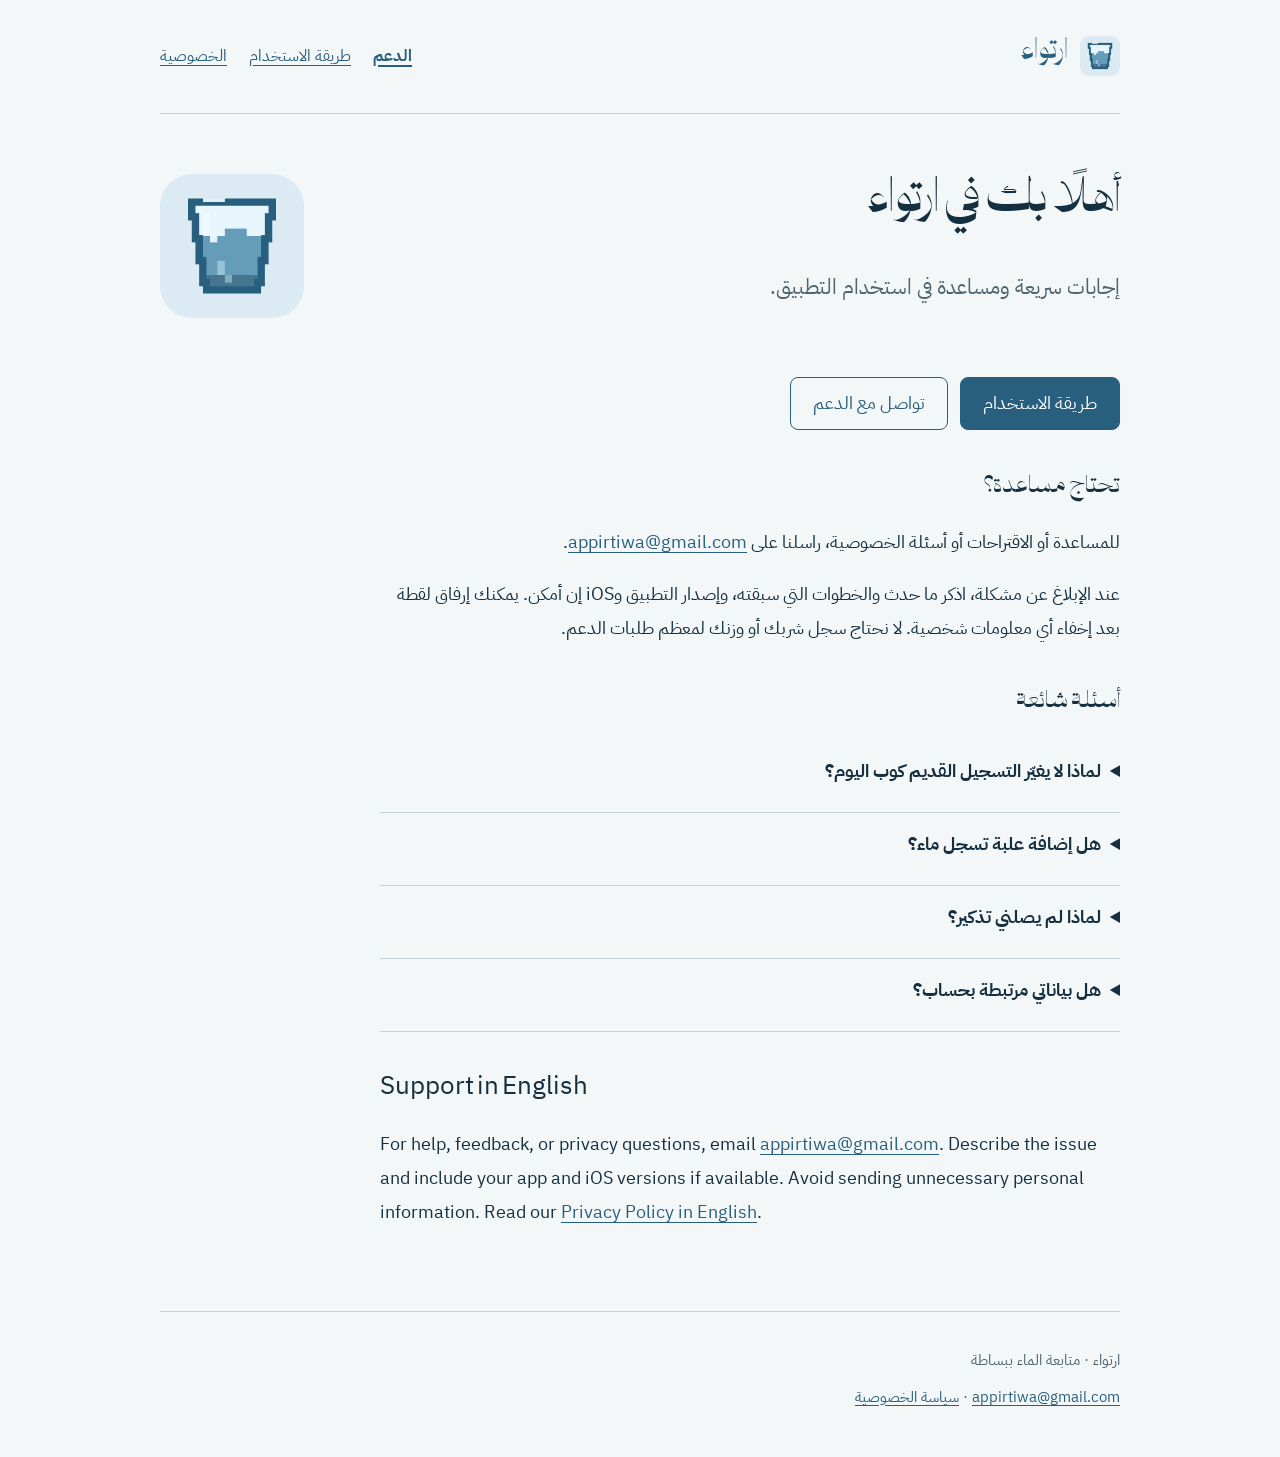
<file: index.html>
<!doctype html>
<html lang="ar" dir="rtl"><head><meta charset="utf-8"><meta name="viewport" content="width=device-width,initial-scale=1"><meta name="description" content="الدعم والمساعدة لتطبيق ارتواء — متابعة الماء والعلب والتذكيرات. تواصل معنا على appirtiwa@gmail.com."><title>الدعم والمساعدة | ارتواء</title><link rel="icon" href="assets/app-icon.png" type="image/png"><link rel="stylesheet" href="styles.css?v=app-brand-4"></head>
<body><a class="skip" href="#main">انتقل إلى المحتوى</a><header><a class="brand" href="index.html"><img class="mark" src="assets/app-icon.png" alt="" width="1024" height="1024">ارتواء</a><nav class="nav" aria-label="التنقل الرئيسي"><a href="index.html" aria-current="page">الدعم</a><a href="guide.html">طريقة الاستخدام</a><a href="privacy.html">الخصوصية</a></nav></header><main id="main"><div class="hero"><div><h1>أهلًا بك في ارتواء</h1><p class="lede">إجابات سريعة ومساعدة في استخدام التطبيق.</p></div><img class="mark" src="assets/app-icon.png" alt="" width="1024" height="1024"></div>
<div class="actions"><a class="button" href="guide.html">طريقة الاستخدام</a><a class="button secondary" href="mailto:appirtiwa@gmail.com">تواصل مع الدعم</a></div>
<div class="prose"><h2>تحتاج مساعدة؟</h2><p>للمساعدة أو الاقتراحات أو أسئلة الخصوصية، راسلنا على <a class="email" href="mailto:appirtiwa@gmail.com">appirtiwa@gmail.com</a>.</p><p>عند الإبلاغ عن مشكلة، اذكر ما حدث والخطوات التي سبقته، وإصدار التطبيق وiOS إن أمكن. يمكنك إرفاق لقطة بعد إخفاء أي معلومات شخصية. لا نحتاج سجل شربك أو وزنك لمعظم طلبات الدعم.</p>
<h2>أسئلة شائعة</h2><details><summary>لماذا لا يغيّر التسجيل القديم كوب اليوم؟</summary><p>كل تسجيل يُحسب في تاريخه. إذا اخترت وقتًا سابقًا، افتح ذلك اليوم في السجل لترى الكمية وتقدم الكوب؛ لا تضاف الكمية إلى اليوم الحالي.</p></details>
<details><summary>هل إضافة علبة تسجل ماء؟</summary><p>لا. إضافة العلبة تتيح متابعة المتبقي فيها. لتسجيل الماء، أدخل ما شربته أو عدّل مستوى الماء وأكد الكمية.</p></details>
<details><summary>لماذا لم يصلني تذكير؟</summary><p>تأكد من تفعيله في ارتواء والسماح بالإشعارات في إعدادات iPhone. راجع وقت الاستيقاظ والنوم وأي تأجيل، وإعدادات التركيز والصامت. يتوقف تذكير الشرب عند اكتمال هدف اليوم أو انتهاء فترة اليقظة. التذكير إشعار اختياري وليس منبهًا.</p></details>
<details><summary>هل بياناتي مرتبطة بحساب؟</summary><p>لا يحتاج ارتواء إلى حساب. يحفظ سجل الشرب والإعدادات على جهازك. تعتمد النسخ الاحتياطية على إعدادات iPhone. اقرأ <a href="privacy.html">سياسة الخصوصية</a> للتفاصيل.</p></details>
<h2 lang="en" dir="ltr">Support in English</h2><p lang="en" dir="ltr">For help, feedback, or privacy questions, email <a class="email" href="mailto:appirtiwa@gmail.com">appirtiwa@gmail.com</a>. Describe the issue and include your app and iOS versions if available. Avoid sending unnecessary personal information. Read our <a href="privacy.html#english">Privacy Policy in English</a>.</p></div>
</main><footer><p>ارتواء · متابعة الماء ببساطة</p><p><a class="email" href="mailto:appirtiwa@gmail.com">appirtiwa@gmail.com</a> · <a href="privacy.html">سياسة الخصوصية</a></p></footer></body></html>
</file>
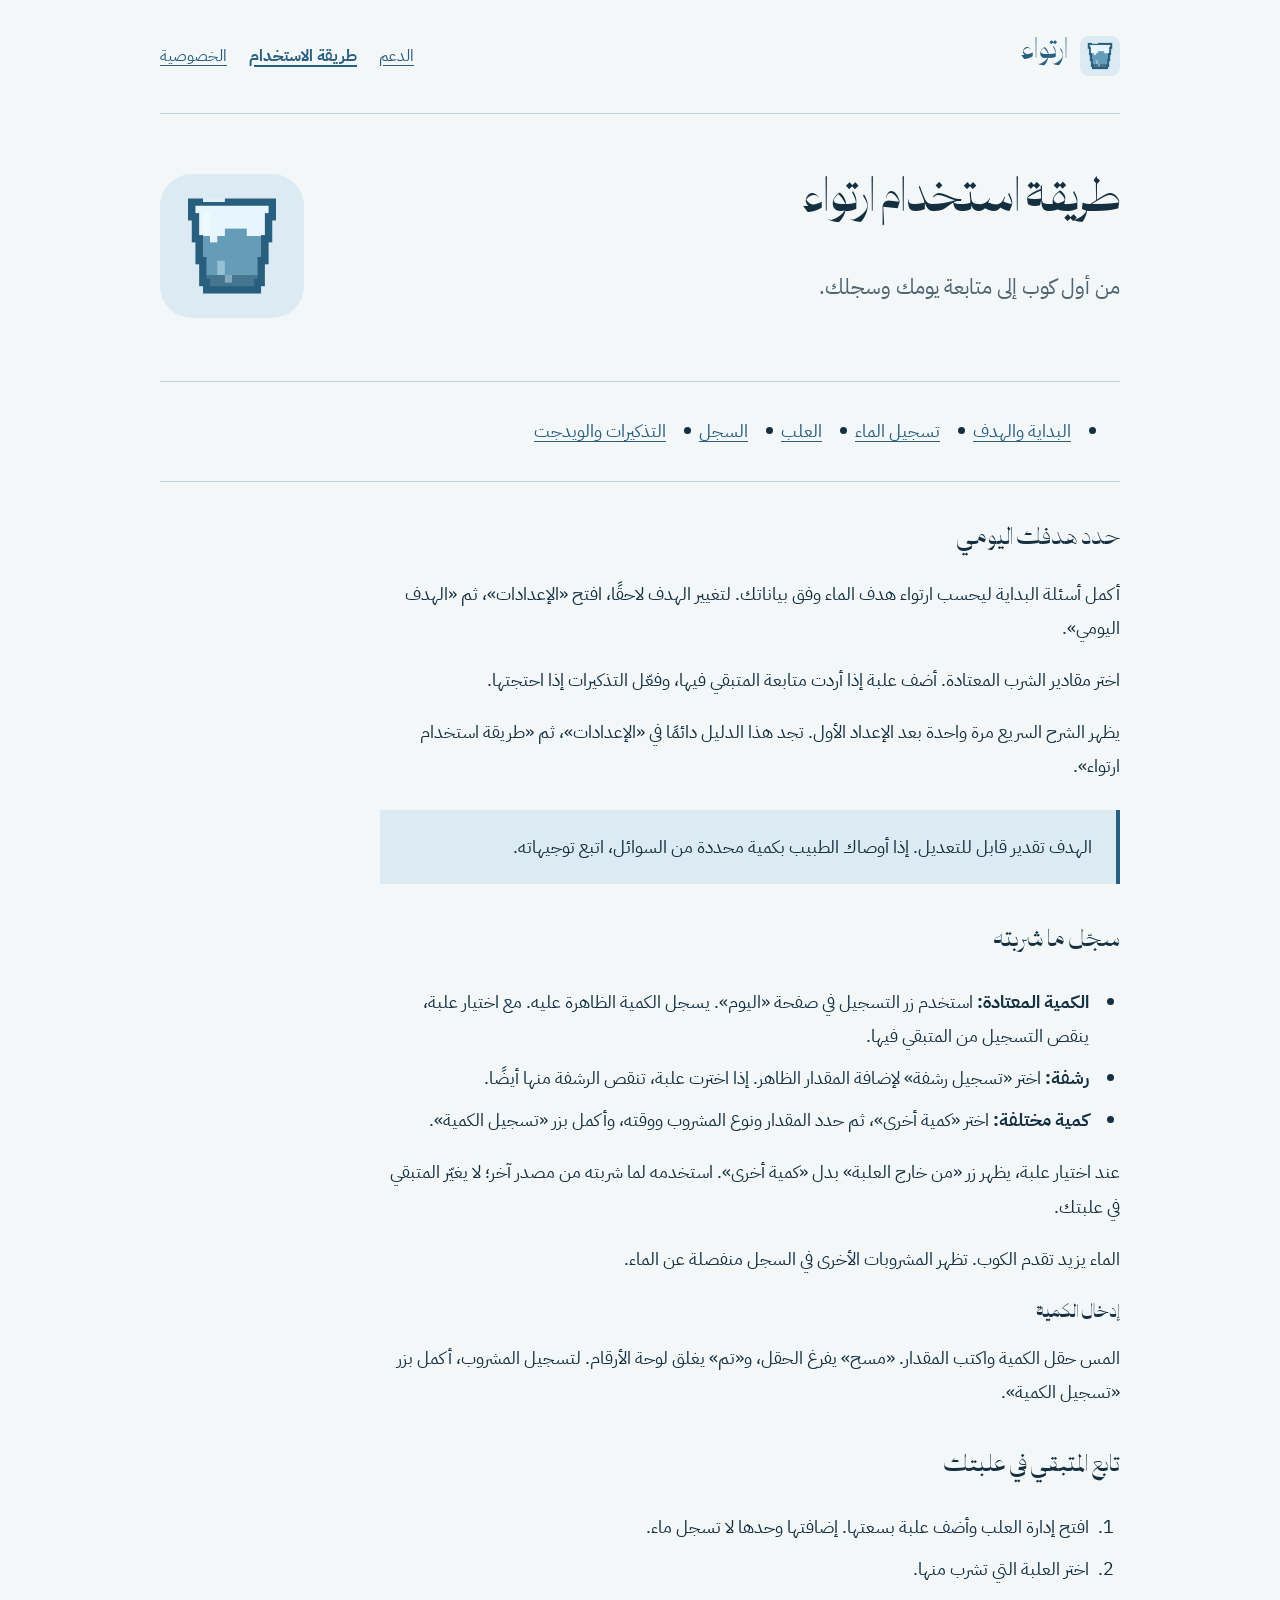
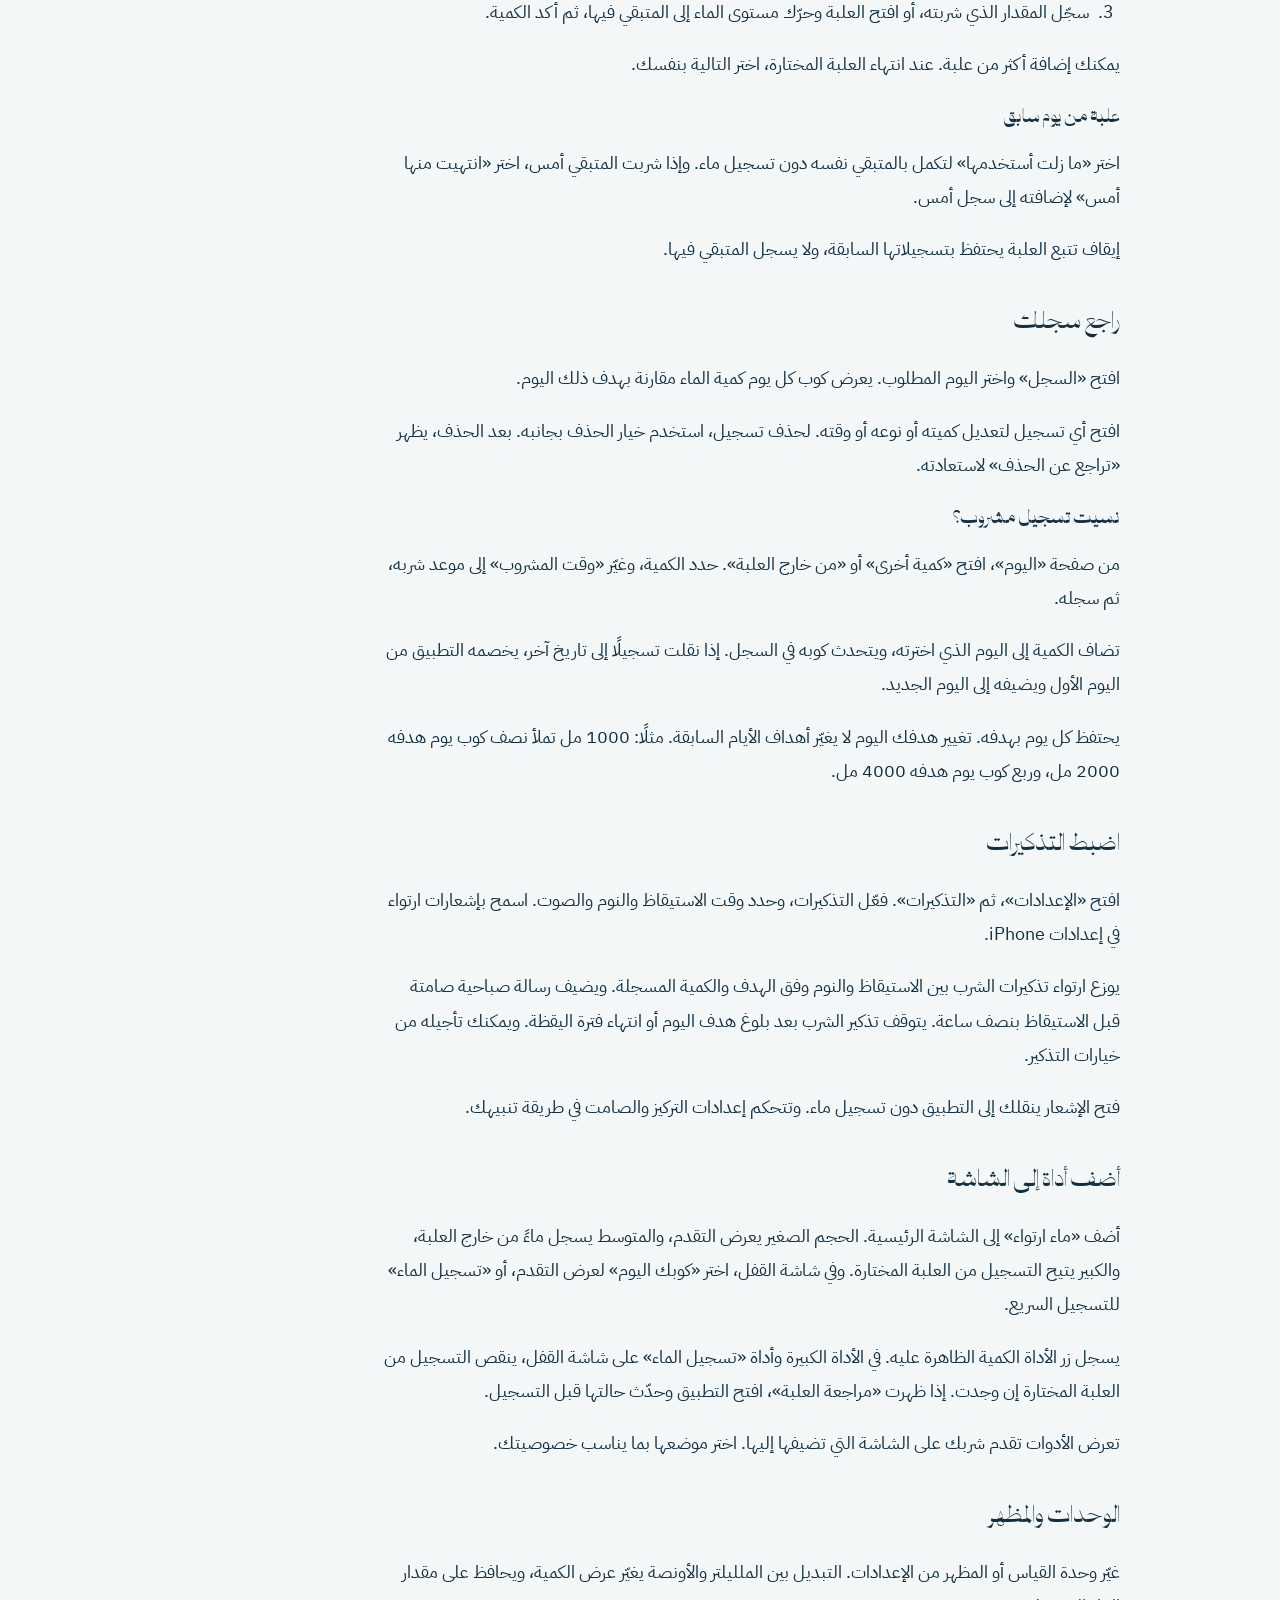
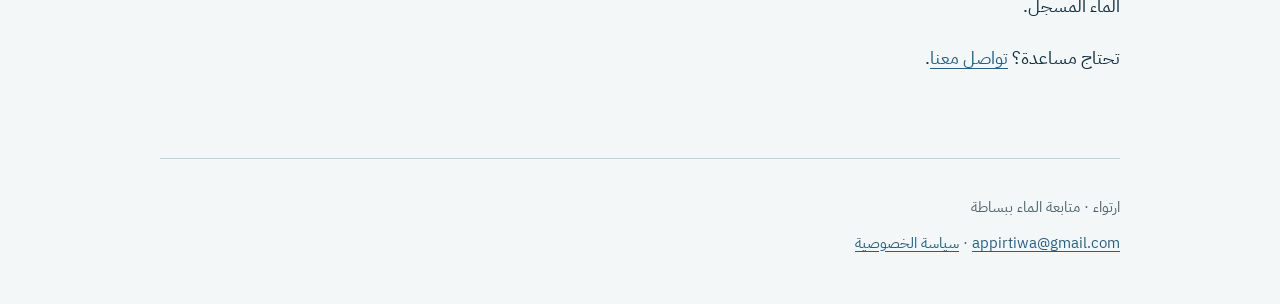
<file: guide.html>
<!doctype html>
<html lang="ar" dir="rtl"><head><meta charset="utf-8"><meta name="viewport" content="width=device-width,initial-scale=1"><meta name="description" content="طريقة الاستخدام لتطبيق ارتواء — متابعة الماء والعلب والتذكيرات. تواصل معنا على appirtiwa@gmail.com."><title>طريقة الاستخدام | ارتواء</title><link rel="icon" href="assets/app-icon.png" type="image/png"><link rel="stylesheet" href="styles.css?v=app-brand-4"></head>
<body><a class="skip" href="#main">انتقل إلى المحتوى</a><header><a class="brand" href="index.html"><img class="mark" src="assets/app-icon.png" alt="" width="1024" height="1024">ارتواء</a><nav class="nav" aria-label="التنقل الرئيسي"><a href="index.html">الدعم</a><a href="guide.html" aria-current="page">طريقة الاستخدام</a><a href="privacy.html">الخصوصية</a></nav></header><main id="main"><div class="hero"><div><h1>طريقة استخدام ارتواء</h1><p class="lede">من أول كوب إلى متابعة يومك وسجلك.</p></div><img class="mark" src="assets/app-icon.png" alt="" width="1024" height="1024"></div>
<nav class="toc" aria-label="محتويات الدليل"><ul><li><a href="#start">البداية والهدف</a></li><li><a href="#water">تسجيل الماء</a></li><li><a href="#bottles">العلب</a></li><li><a href="#history">السجل</a></li><li><a href="#reminders">التذكيرات والويدجت</a></li></ul></nav>
<div class="prose">
<section id="start"><h2>حدد هدفك اليومي</h2><p>أكمل أسئلة البداية ليحسب ارتواء هدف الماء وفق بياناتك. لتغيير الهدف لاحقًا، افتح «الإعدادات»، ثم «الهدف اليومي».</p><p>اختر مقادير الشرب المعتادة. أضف علبة إذا أردت متابعة المتبقي فيها، وفعّل التذكيرات إذا احتجتها.</p><p>يظهر الشرح السريع مرة واحدة بعد الإعداد الأول. تجد هذا الدليل دائمًا في «الإعدادات»، ثم «طريقة استخدام ارتواء».</p><p class="note">الهدف تقدير قابل للتعديل. إذا أوصاك الطبيب بكمية محددة من السوائل، اتبع توجيهاته.</p></section>
<section id="water"><h2>سجّل ما شربته</h2><ul><li><strong>الكمية المعتادة:</strong> استخدم زر التسجيل في صفحة «اليوم». يسجل الكمية الظاهرة عليه. مع اختيار علبة، ينقص التسجيل من المتبقي فيها.</li><li><strong>رشفة:</strong> اختر «تسجيل رشفة» لإضافة المقدار الظاهر. إذا اخترت علبة، تنقص الرشفة منها أيضًا.</li><li><strong>كمية مختلفة:</strong> اختر «كمية أخرى»، ثم حدد المقدار ونوع المشروب ووقته، وأكمل بزر «تسجيل الكمية».</li></ul><p>عند اختيار علبة، يظهر زر «من خارج العلبة» بدل «كمية أخرى». استخدمه لما شربته من مصدر آخر؛ لا يغيّر المتبقي في علبتك.</p><p>الماء يزيد تقدم الكوب. تظهر المشروبات الأخرى في السجل منفصلة عن الماء.</p><h3>إدخال الكمية</h3><p>المس حقل الكمية واكتب المقدار. «مسح» يفرغ الحقل، و«تم» يغلق لوحة الأرقام. لتسجيل المشروب، أكمل بزر «تسجيل الكمية».</p></section>
<section id="bottles"><h2>تابع المتبقي في علبتك</h2><ol><li>افتح إدارة العلب وأضف علبة بسعتها. إضافتها وحدها لا تسجل ماء.</li><li>اختر العلبة التي تشرب منها.</li><li>سجّل المقدار الذي شربته، أو افتح العلبة وحرّك مستوى الماء إلى المتبقي فيها، ثم أكد الكمية.</li></ol><p>يمكنك إضافة أكثر من علبة. عند انتهاء العلبة المختارة، اختر التالية بنفسك.</p><h3>علبة من يوم سابق</h3><p>اختر «ما زلت أستخدمها» لتكمل بالمتبقي نفسه دون تسجيل ماء. وإذا شربت المتبقي أمس، اختر «انتهيت منها أمس» لإضافته إلى سجل أمس.</p><p>إيقاف تتبع العلبة يحتفظ بتسجيلاتها السابقة، ولا يسجل المتبقي فيها.</p></section>
<section id="history"><h2>راجع سجلك</h2><p>افتح «السجل» واختر اليوم المطلوب. يعرض كوب كل يوم كمية الماء مقارنة بهدف ذلك اليوم.</p><p>افتح أي تسجيل لتعديل كميته أو نوعه أو وقته. لحذف تسجيل، استخدم خيار الحذف بجانبه. بعد الحذف، يظهر «تراجع عن الحذف» لاستعادته.</p><h3>نسيت تسجيل مشروب؟</h3><p>من صفحة «اليوم»، افتح «كمية أخرى» أو «من خارج العلبة». حدد الكمية، وغيّر «وقت المشروب» إلى موعد شربه، ثم سجله.</p><p>تضاف الكمية إلى اليوم الذي اخترته، ويتحدث كوبه في السجل. إذا نقلت تسجيلًا إلى تاريخ آخر، يخصمه التطبيق من اليوم الأول ويضيفه إلى اليوم الجديد.</p><p>يحتفظ كل يوم بهدفه. تغيير هدفك اليوم لا يغيّر أهداف الأيام السابقة. مثلًا: 1000 مل تملأ نصف كوب يوم هدفه 2000 مل، وربع كوب يوم هدفه 4000 مل.</p></section>
<section id="reminders"><h2>اضبط التذكيرات</h2><p>افتح «الإعدادات»، ثم «التذكيرات». فعّل التذكيرات، وحدد وقت الاستيقاظ والنوم والصوت. اسمح بإشعارات ارتواء في إعدادات iPhone.</p><p>يوزع ارتواء تذكيرات الشرب بين الاستيقاظ والنوم وفق الهدف والكمية المسجلة. ويضيف رسالة صباحية صامتة قبل الاستيقاظ بنصف ساعة. يتوقف تذكير الشرب بعد بلوغ هدف اليوم أو انتهاء فترة اليقظة. ويمكنك تأجيله من خيارات التذكير.</p><p>فتح الإشعار ينقلك إلى التطبيق دون تسجيل ماء. وتتحكم إعدادات التركيز والصامت في طريقة تنبيهك.</p><h2>أضف أداة إلى الشاشة</h2><p>أضف «ماء ارتواء» إلى الشاشة الرئيسية. الحجم الصغير يعرض التقدم، والمتوسط يسجل ماءً من خارج العلبة، والكبير يتيح التسجيل من العلبة المختارة. وفي شاشة القفل، اختر «كوبك اليوم» لعرض التقدم، أو «تسجيل الماء» للتسجيل السريع.</p><p>يسجل زر الأداة الكمية الظاهرة عليه. في الأداة الكبيرة وأداة «تسجيل الماء» على شاشة القفل، ينقص التسجيل من العلبة المختارة إن وجدت. إذا ظهرت «مراجعة العلبة»، افتح التطبيق وحدّث حالتها قبل التسجيل.</p><p>تعرض الأدوات تقدم شربك على الشاشة التي تضيفها إليها. اختر موضعها بما يناسب خصوصيتك.</p></section>
<h2>الوحدات والمظهر</h2><p>غيّر وحدة القياس أو المظهر من الإعدادات. التبديل بين الملليلتر والأونصة يغيّر عرض الكمية، ويحافظ على مقدار الماء المسجل.</p><p>تحتاج مساعدة؟ <a href="index.html">تواصل معنا</a>.</p></div>
</main><footer><p>ارتواء · متابعة الماء ببساطة</p><p><a class="email" href="mailto:appirtiwa@gmail.com">appirtiwa@gmail.com</a> · <a href="privacy.html">سياسة الخصوصية</a></p></footer></body></html>
</file>
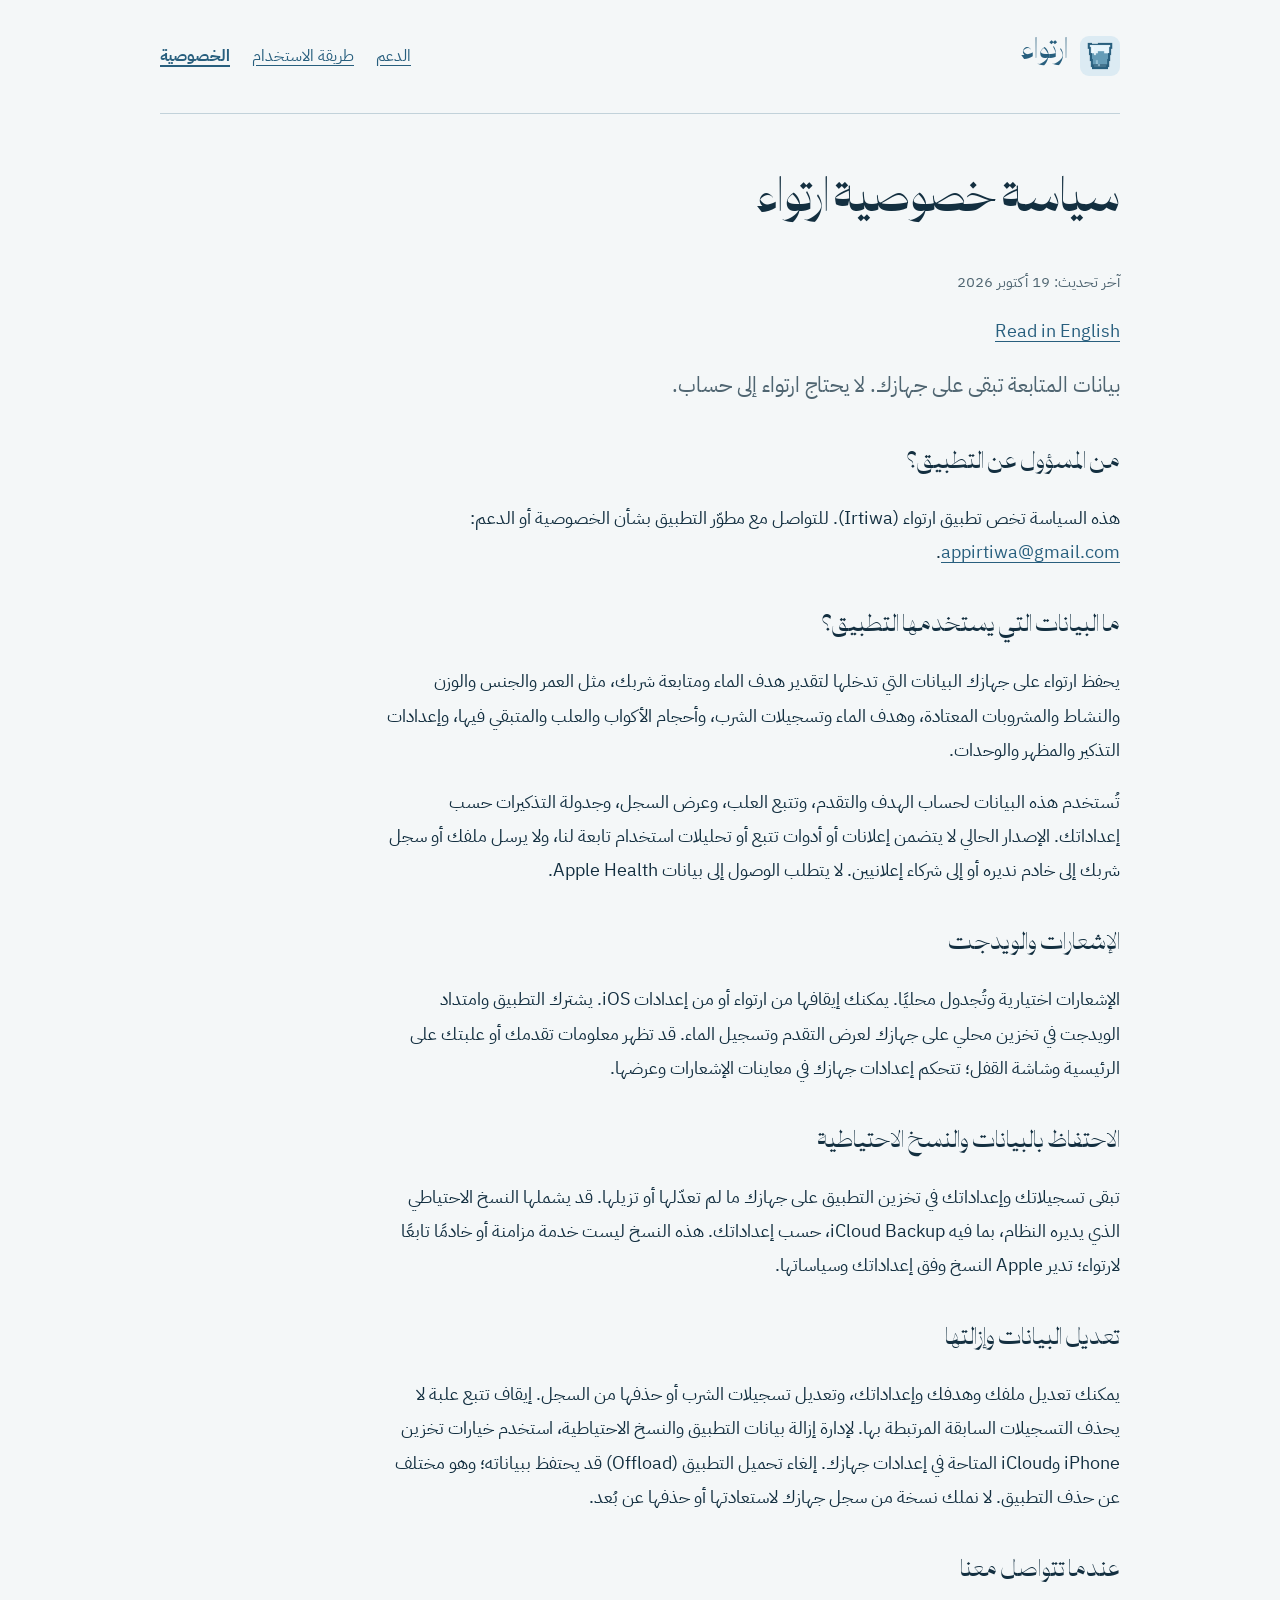
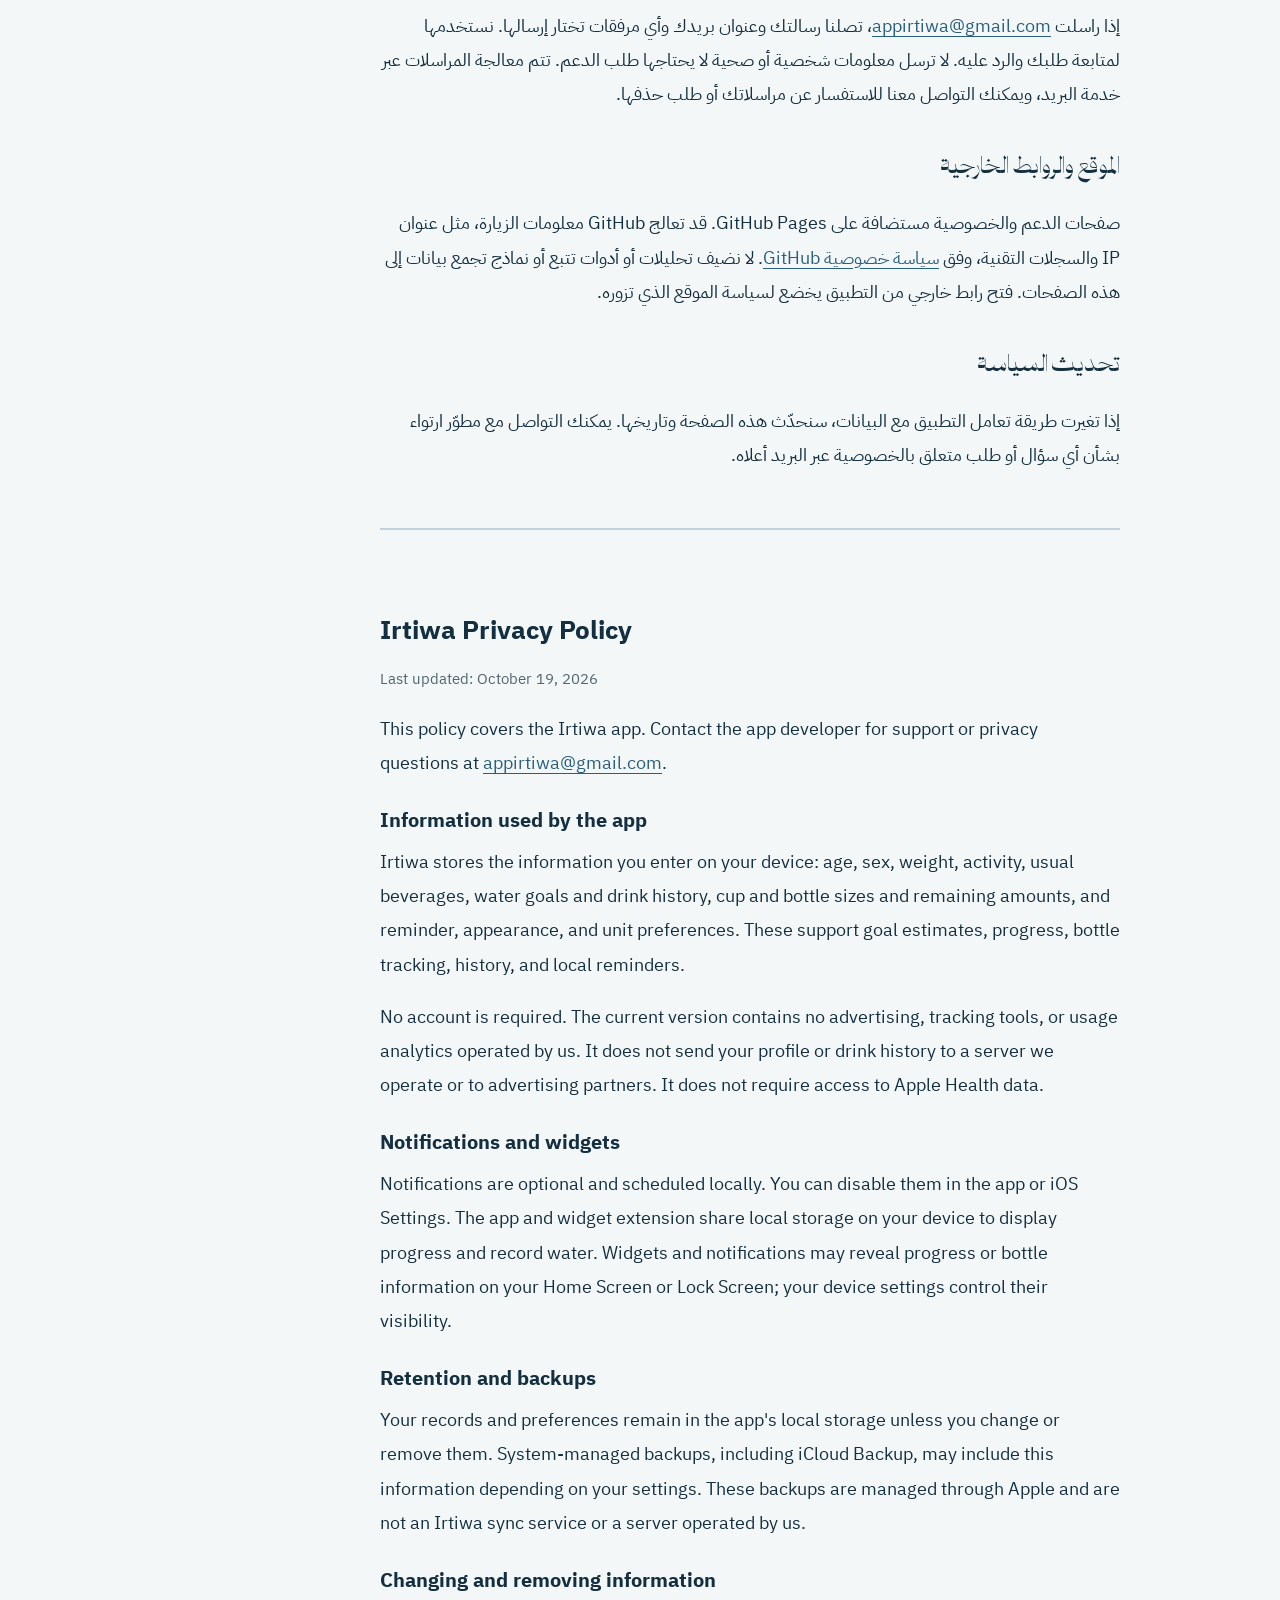
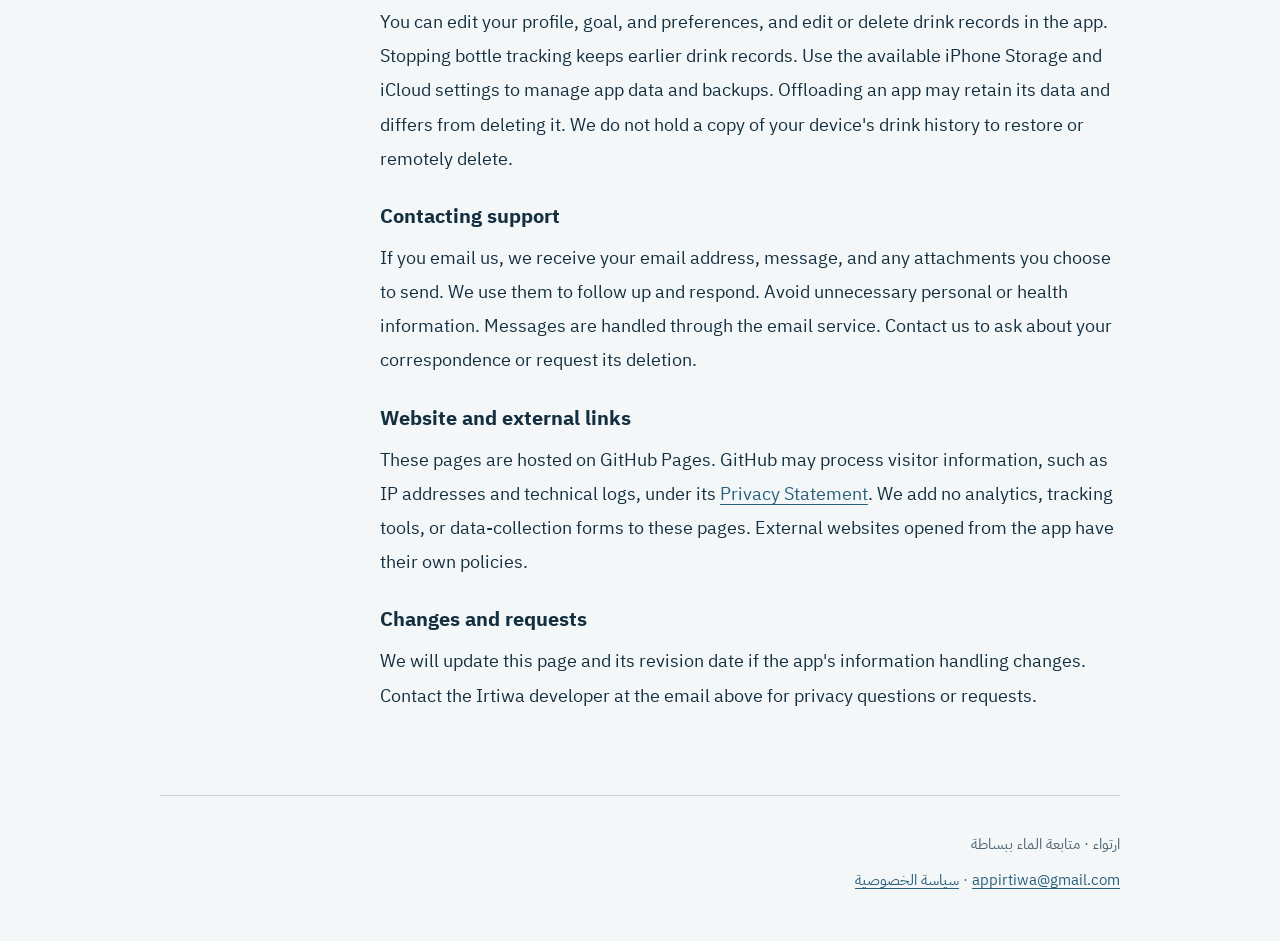
<file: privacy.html>
<!doctype html>
<html lang="ar" dir="rtl"><head><meta charset="utf-8"><meta name="viewport" content="width=device-width,initial-scale=1"><meta name="description" content="سياسة الخصوصية لتطبيق ارتواء — متابعة الماء والعلب والتذكيرات. تواصل معنا على appirtiwa@gmail.com."><title>سياسة الخصوصية | ارتواء</title><link rel="icon" href="assets/app-icon.png" type="image/png"><link rel="stylesheet" href="styles.css?v=app-brand-4"></head>
<body><a class="skip" href="#main">انتقل إلى المحتوى</a><header><a class="brand" href="index.html"><img class="mark" src="assets/app-icon.png" alt="" width="1024" height="1024">ارتواء</a><nav class="nav" aria-label="التنقل الرئيسي"><a href="index.html">الدعم</a><a href="guide.html">طريقة الاستخدام</a><a href="privacy.html" aria-current="page">الخصوصية</a></nav></header><main id="main"><h1>سياسة خصوصية ارتواء</h1><p class="date">آخر تحديث: <time datetime="2026-10-19">19 أكتوبر 2026</time></p><p><a href="#english" lang="en">Read in English</a></p>
<div class="prose"><p class="lede">بيانات المتابعة تبقى على جهازك. لا يحتاج ارتواء إلى حساب.</p>
<h2>من المسؤول عن التطبيق؟</h2><p>هذه السياسة تخص تطبيق ارتواء (Irtiwa). للتواصل مع مطوّر التطبيق بشأن الخصوصية أو الدعم: <a class="email" href="mailto:appirtiwa@gmail.com">appirtiwa@gmail.com</a>.</p>
<h2>ما البيانات التي يستخدمها التطبيق؟</h2><p>يحفظ ارتواء على جهازك البيانات التي تدخلها لتقدير هدف الماء ومتابعة شربك، مثل العمر والجنس والوزن والنشاط والمشروبات المعتادة، وهدف الماء وتسجيلات الشرب، وأحجام الأكواب والعلب والمتبقي فيها، وإعدادات التذكير والمظهر والوحدات.</p><p>تُستخدم هذه البيانات لحساب الهدف والتقدم، وتتبع العلب، وعرض السجل، وجدولة التذكيرات حسب إعداداتك. الإصدار الحالي لا يتضمن إعلانات أو أدوات تتبع أو تحليلات استخدام تابعة لنا، ولا يرسل ملفك أو سجل شربك إلى خادم نديره أو إلى شركاء إعلانيين. لا يتطلب الوصول إلى بيانات Apple Health.</p>
<h2>الإشعارات والويدجت</h2><p>الإشعارات اختيارية وتُجدول محليًا. يمكنك إيقافها من ارتواء أو من إعدادات iOS. يشترك التطبيق وامتداد الويدجت في تخزين محلي على جهازك لعرض التقدم وتسجيل الماء. قد تظهر معلومات تقدمك أو علبتك على الرئيسية وشاشة القفل؛ تتحكم إعدادات جهازك في معاينات الإشعارات وعرضها.</p>
<h2>الاحتفاظ بالبيانات والنسخ الاحتياطية</h2><p>تبقى تسجيلاتك وإعداداتك في تخزين التطبيق على جهازك ما لم تعدّلها أو تزيلها. قد يشملها النسخ الاحتياطي الذي يديره النظام، بما فيه iCloud Backup، حسب إعداداتك. هذه النسخ ليست خدمة مزامنة أو خادمًا تابعًا لارتواء؛ تدير Apple النسخ وفق إعداداتك وسياساتها.</p>
<h2>تعديل البيانات وإزالتها</h2><p>يمكنك تعديل ملفك وهدفك وإعداداتك، وتعديل تسجيلات الشرب أو حذفها من السجل. إيقاف تتبع علبة لا يحذف التسجيلات السابقة المرتبطة بها. لإدارة إزالة بيانات التطبيق والنسخ الاحتياطية، استخدم خيارات تخزين iPhone وiCloud المتاحة في إعدادات جهازك. إلغاء تحميل التطبيق (Offload) قد يحتفظ ببياناته؛ وهو مختلف عن حذف التطبيق. لا نملك نسخة من سجل جهازك لاستعادتها أو حذفها عن بُعد.</p>
<h2>عندما تتواصل معنا</h2><p>إذا راسلت <a class="email" href="mailto:appirtiwa@gmail.com">appirtiwa@gmail.com</a>، تصلنا رسالتك وعنوان بريدك وأي مرفقات تختار إرسالها. نستخدمها لمتابعة طلبك والرد عليه. لا ترسل معلومات شخصية أو صحية لا يحتاجها طلب الدعم. تتم معالجة المراسلات عبر خدمة البريد، ويمكنك التواصل معنا للاستفسار عن مراسلاتك أو طلب حذفها.</p>
<h2>الموقع والروابط الخارجية</h2><p>صفحات الدعم والخصوصية مستضافة على GitHub Pages. قد تعالج GitHub معلومات الزيارة، مثل عنوان IP والسجلات التقنية، وفق <a href="https://docs.github.com/en/site-policy/privacy-policies/github-general-privacy-statement">سياسة خصوصية GitHub</a>. لا نضيف تحليلات أو أدوات تتبع أو نماذج تجمع بيانات إلى هذه الصفحات. فتح رابط خارجي من التطبيق يخضع لسياسة الموقع الذي تزوره.</p>
<h2>تحديث السياسة</h2><p>إذا تغيرت طريقة تعامل التطبيق مع البيانات، سنحدّث هذه الصفحة وتاريخها. يمكنك التواصل مع مطوّر ارتواء بشأن أي سؤال أو طلب متعلق بالخصوصية عبر البريد أعلاه.</p>
<section class="english" id="english" lang="en" dir="ltr"><h2>Irtiwa Privacy Policy</h2><p class="date">Last updated: October 19, 2026</p><p>This policy covers the Irtiwa app. Contact the app developer for support or privacy questions at <a class="email" href="mailto:appirtiwa@gmail.com">appirtiwa@gmail.com</a>.</p>
<h3>Information used by the app</h3><p>Irtiwa stores the information you enter on your device: age, sex, weight, activity, usual beverages, water goals and drink history, cup and bottle sizes and remaining amounts, and reminder, appearance, and unit preferences. These support goal estimates, progress, bottle tracking, history, and local reminders.</p><p>No account is required. The current version contains no advertising, tracking tools, or usage analytics operated by us. It does not send your profile or drink history to a server we operate or to advertising partners. It does not require access to Apple Health data.</p>
<h3>Notifications and widgets</h3><p>Notifications are optional and scheduled locally. You can disable them in the app or iOS Settings. The app and widget extension share local storage on your device to display progress and record water. Widgets and notifications may reveal progress or bottle information on your Home Screen or Lock Screen; your device settings control their visibility.</p>
<h3>Retention and backups</h3><p>Your records and preferences remain in the app's local storage unless you change or remove them. System-managed backups, including iCloud Backup, may include this information depending on your settings. These backups are managed through Apple and are not an Irtiwa sync service or a server operated by us.</p>
<h3>Changing and removing information</h3><p>You can edit your profile, goal, and preferences, and edit or delete drink records in the app. Stopping bottle tracking keeps earlier drink records. Use the available iPhone Storage and iCloud settings to manage app data and backups. Offloading an app may retain its data and differs from deleting it. We do not hold a copy of your device's drink history to restore or remotely delete.</p>
<h3>Contacting support</h3><p>If you email us, we receive your email address, message, and any attachments you choose to send. We use them to follow up and respond. Avoid unnecessary personal or health information. Messages are handled through the email service. Contact us to ask about your correspondence or request its deletion.</p>
<h3>Website and external links</h3><p>These pages are hosted on GitHub Pages. GitHub may process visitor information, such as IP addresses and technical logs, under its <a href="https://docs.github.com/en/site-policy/privacy-policies/github-general-privacy-statement">Privacy Statement</a>. We add no analytics, tracking tools, or data-collection forms to these pages. External websites opened from the app have their own policies.</p>
<h3>Changes and requests</h3><p>We will update this page and its revision date if the app's information handling changes. Contact the Irtiwa developer at the email above for privacy questions or requests.</p></section></div>
</main><footer><p>ارتواء · متابعة الماء ببساطة</p><p><a class="email" href="mailto:appirtiwa@gmail.com">appirtiwa@gmail.com</a> · <a href="privacy.html">سياسة الخصوصية</a></p></footer></body></html>
</file>
<file: styles.css>
@font-face{font-family:IrtiwaDisplay;src:url('assets/oy-mandisa.ttf') format('truetype');font-style:normal;font-weight:400;font-display:swap}
@font-face{font-family:Irtiwa;src:url('assets/IBMPlexSansArabic-Regular.ttf') format('truetype');font-style:normal;font-weight:400;font-display:swap}
@font-face{font-family:Irtiwa;src:url('assets/IBMPlexSansArabic-Bold.ttf') format('truetype');font-style:normal;font-weight:700;font-display:swap}
:root{color-scheme:light;--paper:#f4f7f8;--ink:#132f40;--muted:#4f6571;--blue:#285f7e;--wash:#dcebf3;--line:#c2d2da;font-family:Irtiwa,system-ui,sans-serif;color:var(--ink);background:var(--paper);font-size:18px;line-height:1.9}
*{box-sizing:border-box}body{margin:0}a{color:var(--blue);text-underline-offset:.22em}a:hover{text-decoration-thickness:2px}a:focus-visible,summary:focus-visible{outline:3px solid var(--blue);outline-offset:5px}header,main,footer{width:min(100% - 40px,960px);margin-inline:auto}header{display:flex;align-items:center;justify-content:space-between;gap:16px;padding-block:26px;border-bottom:1px solid var(--line)}.brand{display:flex;align-items:center;gap:12px;font-family:IrtiwaDisplay,Irtiwa,system-ui,sans-serif;font-size:32px;font-weight:400;text-decoration:none}.mark{display:block;width:40px;height:40px;object-fit:contain;border-radius:9px}.nav{display:flex;flex-wrap:wrap;gap:6px 22px;font-size:16px}.nav a{display:inline-flex;align-items:center;min-height:44px}.nav a[aria-current=page]{font-weight:700;text-decoration-thickness:2px}.skip{position:absolute;inset-inline-start:12px;top:-100px;background:white;padding:12px;z-index:1}.skip:focus{top:12px}main{padding-block:52px 64px}h1,h2,h3{font-family:IrtiwaDisplay,Irtiwa,system-ui,sans-serif;font-weight:400;line-height:1.65}.english h2,.english h3{font-family:Irtiwa,system-ui,sans-serif;font-weight:700}h1{font-size:clamp(32px,6vw,52px);margin:0 0 16px;letter-spacing:-.02em}h2{font-size:26px;margin-block:40px 12px}h3{font-size:20px;margin-block:24px 8px}p{margin-block:0 18px}.lede{font-size:21px;color:var(--muted);max-width:650px}.hero{display:flex;align-items:center;justify-content:space-between;gap:32px;padding-bottom:28px}.hero .mark{width:144px;height:144px;flex-shrink:0;border-radius:32px}.actions{display:flex;flex-wrap:wrap;gap:12px;margin-block:24px}.button{display:inline-flex;align-items:center;justify-content:center;min-height:48px;padding:8px 22px;background:var(--blue);color:white;border:1px solid var(--blue);border-radius:8px;text-decoration:none}.button.secondary{background:transparent;color:var(--blue)}.prose{max-width:740px}.note{background:var(--wash);padding:20px 24px;border-inline-start:4px solid var(--blue);margin-block:26px}.note p:last-child{margin:0}.toc{padding:20px 24px;border-block:1px solid var(--line);margin-block:28px}.toc ul{margin:0;display:flex;flex-wrap:wrap;gap:8px 28px;padding-inline-start:20px}.toc a{display:inline-block;padding-block:4px}ol,ul{padding-inline-start:26px}li{padding-inline-start:5px;margin-block:8px}details{border-bottom:1px solid var(--line);padding-block:14px}summary{cursor:pointer;font-weight:700;min-height:44px}details p{margin-block:12px}footer{border-top:1px solid var(--line);padding-block:26px 38px;font-size:15px;color:var(--muted)}footer p{margin-block:8px}.email{direction:ltr;unicode-bidi:isolate;overflow-wrap:anywhere}section{scroll-margin-top:24px}.english{border-top:2px solid var(--line);margin-top:56px;padding-top:40px}.date{font-size:15px;color:var(--muted)}@media(max-width:600px){header{align-items:flex-start;flex-direction:column;gap:8px}.nav{gap:4px 18px}main{padding-top:32px}.hero{align-items:flex-start;gap:16px}.hero .mark{width:64px;height:64px;border-radius:14px}.lede{font-size:18px}.note{padding:16px 18px}}
</file>
